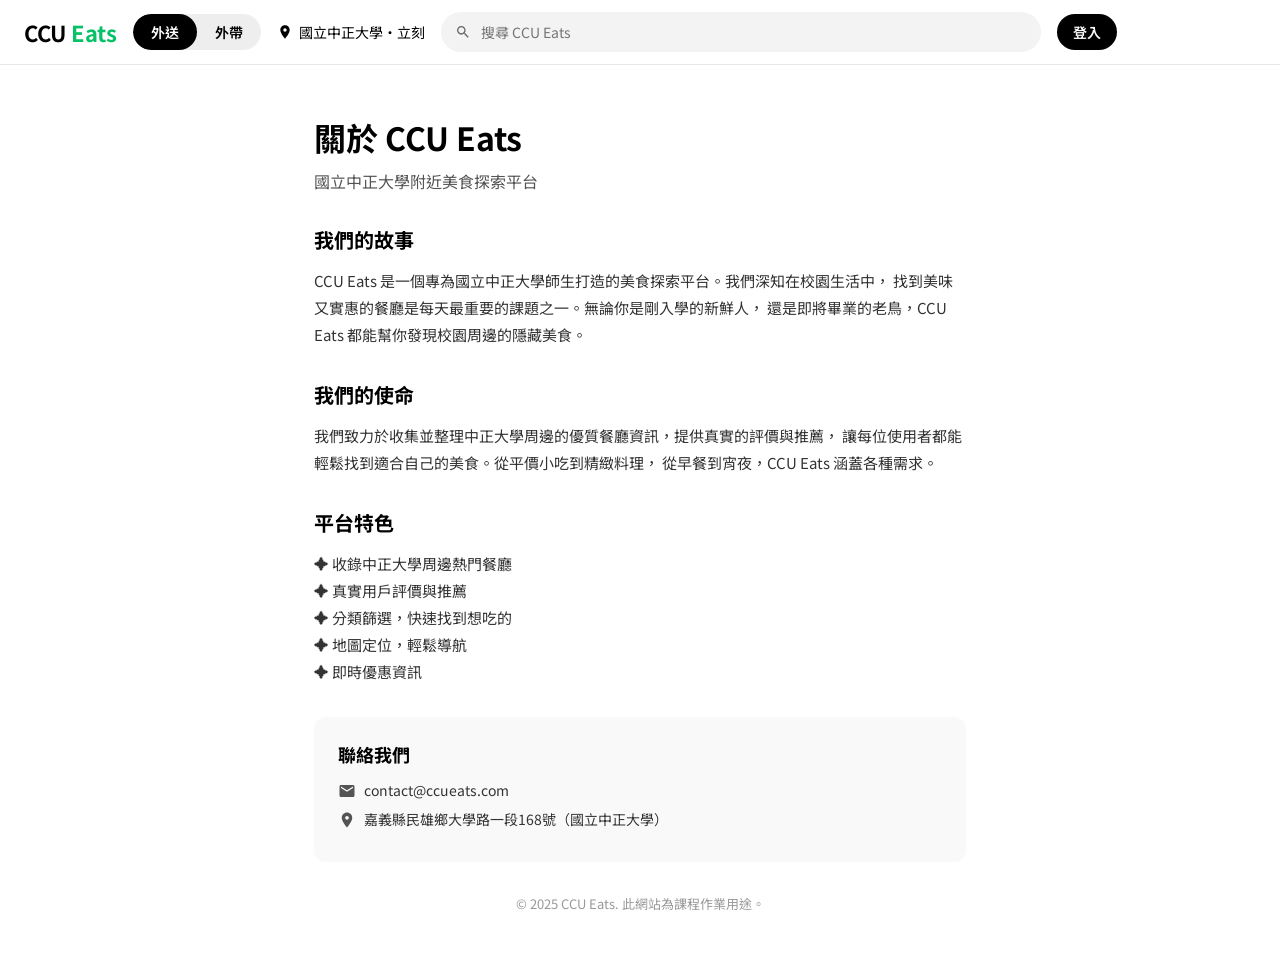
<file: about.html>
<!DOCTYPE html>
<html lang="zh-TW">
<head>
  <meta charset="UTF-8">
  <meta name="viewport" content="width=device-width, initial-scale=1.0">
  <title>關於 CCU Eats | 中正大學美食探索平台 — 我們的故事與使命</title>
  <meta name="description" content="CCU Eats 是專為國立中正大學師生打造的美食探索平台，收錄嘉義民雄校園周邊優質餐廳，提供真實評價與推薦。">
  <link rel="canonical" href="https://davidlin2002.github.io/ccu-eat/about.html">

  <!-- Open Graph -->
  <meta property="og:title" content="關於 CCU Eats | 中正大學美食探索平台">
  <meta property="og:description" content="專為中正大學師生打造的美食探索平台，收錄校園周邊優質餐廳資訊。">
  <meta property="og:type" content="website">
  <meta property="og:url" content="https://davidlin2002.github.io/ccu-eat/about.html">
  <meta property="og:locale" content="zh_TW">
  <meta property="og:site_name" content="CCU Eats">

  <link rel="preconnect" href="https://fonts.googleapis.com">
  <link href="https://fonts.googleapis.com/css2?family=Noto+Sans+TC:wght@400;500;600;700&display=swap" rel="stylesheet">
  <link rel="stylesheet" href="css/style.css">
</head>
<body>

  <!-- Navbar -->
  <nav class="navbar">
    <a href="index.html" class="navbar-logo">CCU <span>Eats</span></a>
    <div class="nav-toggle-group">
      <button class="active">外送</button>
      <button>外帶</button>
    </div>
    <div class="nav-location">
      <svg viewBox="0 0 24 24"><path d="M12 2C8.13 2 5 5.13 5 9c0 5.25 7 13 7 13s7-7.75 7-13c0-3.87-3.13-7-7-7zm0 9.5c-1.38 0-2.5-1.12-2.5-2.5S10.62 6.5 12 6.5s2.5 1.12 2.5 2.5S13.38 11.5 12 11.5z"/></svg>
      國立中正大學・立刻
    </div>
    <div class="nav-search">
      <svg viewBox="0 0 24 24"><path d="M15.5 14h-.79l-.28-.27C15.41 12.59 16 11.11 16 9.5 16 5.91 13.09 3 9.5 3S3 5.91 3 9.5 5.91 16 9.5 16c1.61 0 3.09-.59 4.23-1.57l.27.28v.79l5 4.99L20.49 19l-4.99-5zm-6 0C7.01 14 5 11.99 5 9.5S7.01 5 9.5 5 14 7.01 14 9.5 11.99 14 9.5 14z"/></svg>
      <input type="text" placeholder="搜尋 CCU Eats">
    </div>
    <div class="nav-actions">
      <button class="btn-login">登入</button>
    </div>
  </nav>

  <div class="about-container">
    <h1>關於 CCU Eats</h1>
    <p class="subtitle">國立中正大學附近美食探索平台</p>

    <div class="about-section">
      <h2>我們的故事</h2>
      <p>
        CCU Eats 是一個專為國立中正大學師生打造的美食探索平台。我們深知在校園生活中，
        找到美味又實惠的餐廳是每天最重要的課題之一。無論你是剛入學的新鮮人，
        還是即將畢業的老鳥，CCU Eats 都能幫你發現校園周邊的隱藏美食。
      </p>
    </div>

    <div class="about-section">
      <h2>我們的使命</h2>
      <p>
        我們致力於收集並整理中正大學周邊的優質餐廳資訊，提供真實的評價與推薦，
        讓每位使用者都能輕鬆找到適合自己的美食。從平價小吃到精緻料理，
        從早餐到宵夜，CCU Eats 涵蓋各種需求。
      </p>
    </div>

    <div class="about-section">
      <h2>平台特色</h2>
      <p>
        ✦ 收錄中正大學周邊熱門餐廳<br>
        ✦ 真實用戶評價與推薦<br>
        ✦ 分類篩選，快速找到想吃的<br>
        ✦ 地圖定位，輕鬆導航<br>
        ✦ 即時優惠資訊
      </p>
    </div>

    <div class="about-contact">
      <h2>聯絡我們</h2>
      <div class="about-contact-item">
        <svg viewBox="0 0 24 24" width="18" height="18"><path d="M20 4H4c-1.1 0-1.99.9-1.99 2L2 18c0 1.1.9 2 2 2h16c1.1 0 2-.9 2-2V6c0-1.1-.9-2-2-2zm0 4l-8 5-8-5V6l8 5 8-5v2z" fill="#545454"/></svg>
        contact@ccueats.com
      </div>
      <div class="about-contact-item">
        <svg viewBox="0 0 24 24" width="18" height="18"><path d="M12 2C8.13 2 5 5.13 5 9c0 5.25 7 13 7 13s7-7.75 7-13c0-3.87-3.13-7-7-7zm0 9.5c-1.38 0-2.5-1.12-2.5-2.5S10.62 6.5 12 6.5s2.5 1.12 2.5 2.5S13.38 11.5 12 11.5z" fill="#545454"/></svg>
        嘉義縣民雄鄉大學路一段168號（國立中正大學）
      </div>
    </div>

    <p style="margin-top:32px;text-align:center;color:#999;font-size:13px;">
      © 2025 CCU Eats. 此網站為課程作業用途。
    </p>
  </div>
</body>
</html>
</file>
<file: css/style.css>
/* ===== Reset & Base ===== */
* {
  margin: 0;
  padding: 0;
  box-sizing: border-box;
}

body {
  font-family: 'Noto Sans TC', sans-serif;
  background: #fff;
  color: #000;
  line-height: 1.5;
}

a {
  text-decoration: none;
  color: inherit;
}

ul {
  list-style: none;
}

button {
  cursor: pointer;
  border: none;
  background: none;
  font-family: inherit;
}

/* ===== Top Navbar ===== */
.navbar {
  display: flex;
  align-items: center;
  background: #fff;
  padding: 12px 24px;
  border-bottom: 1px solid #e8e8e8;
  position: sticky;
  top: 0;
  z-index: 100;
  gap: 16px;
}

.navbar-logo {
  font-size: 22px;
  font-weight: 700;
  color: #000;
  white-space: nowrap;
}

.navbar-logo span {
  color: #06C167;
}

.nav-toggle-group {
  display: flex;
  background: #eee;
  border-radius: 24px;
  overflow: hidden;
}

.nav-toggle-group button {
  padding: 8px 18px;
  font-size: 14px;
  font-weight: 600;
  border-radius: 24px;
  transition: all 0.2s;
}

.nav-toggle-group button.active {
  background: #000;
  color: #fff;
}

.nav-location {
  display: flex;
  align-items: center;
  gap: 6px;
  font-size: 14px;
  white-space: nowrap;
  color: #000;
}

.nav-location svg {
  width: 16px;
  height: 16px;
  fill: #000;
}

.nav-search {
  flex: 1;
  position: relative;
  max-width: 600px;
}

.nav-search input {
  width: 100%;
  padding: 10px 16px 10px 40px;
  border: none;
  background: #f3f3f3;
  border-radius: 24px;
  font-size: 14px;
  font-family: inherit;
  outline: none;
}

.nav-search input:focus {
  background: #eee;
}

.nav-search svg {
  position: absolute;
  left: 14px;
  top: 50%;
  transform: translateY(-50%);
  width: 16px;
  height: 16px;
  fill: #666;
}

.nav-actions {
  display: flex;
  align-items: center;
  gap: 12px;
  white-space: nowrap;
}

.nav-actions .btn-login {
  padding: 8px 16px;
  background: #000;
  color: #fff;
  border-radius: 24px;
  font-size: 14px;
  font-weight: 600;
}

.nav-actions .btn-login:hover {
  background: #333;
}

/* ===== Layout with Sidebar ===== */
.layout {
  display: flex;
  min-height: calc(100vh - 57px);
}

/* ===== Sidebar ===== */
.sidebar {
  width: 240px;
  background: #fff;
  border-right: 1px solid #e8e8e8;
  padding: 16px 0;
  flex-shrink: 0;
  position: sticky;
  top: 57px;
  height: calc(100vh - 57px);
  overflow-y: auto;
}

.sidebar-item {
  display: flex;
  align-items: center;
  gap: 12px;
  padding: 12px 24px;
  font-size: 14px;
  color: #545454;
  transition: background 0.2s;
}

.sidebar-item:hover {
  background: #f3f3f3;
}

.sidebar-item.active {
  color: #000;
  font-weight: 600;
}

.sidebar-item svg {
  width: 20px;
  height: 20px;
}

.sidebar-divider {
  height: 1px;
  background: #e8e8e8;
  margin: 8px 0;
}

/* ===== Main Content ===== */
.main-content {
  flex: 1;
  padding: 24px 32px;
  max-width: 1200px;
}

/* ===== Category Icons Row ===== */
.category-row {
  display: flex;
  gap: 8px;
  overflow-x: auto;
  padding-bottom: 16px;
  scrollbar-width: none;
}

.category-row::-webkit-scrollbar {
  display: none;
}

.category-item {
  display: flex;
  flex-direction: column;
  align-items: center;
  gap: 8px;
  min-width: 80px;
  padding: 8px;
  cursor: pointer;
  border-radius: 8px;
  transition: background 0.2s;
}

.category-item:hover {
  background: #f3f3f3;
}

.category-item.active {
  background: #f3f3f3;
  font-weight: 600;
}

.category-icon {
  width: 56px;
  height: 56px;
  border-radius: 50%;
  background: #f3f3f3;
  display: flex;
  align-items: center;
  justify-content: center;
  font-size: 28px;
}

.category-item.active .category-icon {
  background: #e0f7ea;
}

.category-label {
  font-size: 12px;
  text-align: center;
  color: #545454;
  white-space: nowrap;
}

/* ===== Filter Tags ===== */
.filter-row {
  display: flex;
  gap: 8px;
  padding: 12px 0;
  flex-wrap: wrap;
}

.filter-tag {
  padding: 8px 16px;
  border: 1px solid #e0e0e0;
  border-radius: 24px;
  font-size: 13px;
  background: #fff;
  cursor: pointer;
  transition: all 0.2s;
  display: flex;
  align-items: center;
  gap: 4px;
}

.filter-tag:hover {
  background: #f3f3f3;
}

.filter-tag.active {
  background: #000;
  color: #fff;
  border-color: #000;
}

/* ===== Promotion Banner ===== */
.promo-section {
  margin: 20px 0;
}

.promo-scroll {
  display: flex;
  gap: 16px;
  overflow-x: auto;
  scrollbar-width: none;
  padding-bottom: 8px;
}

.promo-scroll::-webkit-scrollbar {
  display: none;
}

.promo-card {
  min-width: 340px;
  height: 180px;
  border-radius: 16px;
  overflow: hidden;
  position: relative;
  flex-shrink: 0;
  cursor: pointer;
}

.promo-card img {
  width: 100%;
  height: 100%;
  object-fit: cover;
}

.promo-overlay {
  position: absolute;
  inset: 0;
  background: linear-gradient(135deg, rgba(0,0,0,0.7) 0%, transparent 60%);
  padding: 20px;
  display: flex;
  flex-direction: column;
  justify-content: flex-end;
  color: #fff;
}

.promo-overlay h3 {
  font-size: 20px;
  font-weight: 700;
  margin-bottom: 4px;
}

.promo-overlay p {
  font-size: 13px;
  opacity: 0.9;
}

.promo-overlay .promo-btn {
  display: inline-block;
  margin-top: 10px;
  padding: 6px 16px;
  background: #06C167;
  color: #fff;
  border-radius: 20px;
  font-size: 13px;
  font-weight: 600;
  width: fit-content;
}

/* ===== Section Header ===== */
.section-header {
  display: flex;
  justify-content: space-between;
  align-items: baseline;
  margin: 28px 0 16px;
}

.section-header h2 {
  font-size: 24px;
  font-weight: 700;
}

.section-header p {
  font-size: 14px;
  color: #545454;
  margin-top: 2px;
}

.section-header .view-all {
  font-size: 14px;
  color: #06C167;
  font-weight: 600;
  cursor: pointer;
}

.section-header .view-all:hover {
  text-decoration: underline;
}

/* ===== Restaurant Card Grid ===== */
.restaurant-grid {
  display: grid;
  grid-template-columns: repeat(auto-fill, minmax(260px, 1fr));
  gap: 24px;
}

.restaurant-card {
  border-radius: 12px;
  overflow: hidden;
  cursor: pointer;
  transition: transform 0.2s, box-shadow 0.2s;
}

.restaurant-card:hover {
  transform: translateY(-2px);
  box-shadow: 0 4px 16px rgba(0,0,0,0.1);
}

.card-image-wrap {
  position: relative;
  width: 100%;
  aspect-ratio: 3 / 2;
  overflow: hidden;
}

.card-image-wrap img {
  width: 100%;
  height: 100%;
  object-fit: cover;
}

.card-promo-badge {
  position: absolute;
  top: 12px;
  left: 12px;
  background: #06C167;
  color: #fff;
  padding: 4px 10px;
  border-radius: 20px;
  font-size: 12px;
  font-weight: 600;
}

.card-fav {
  position: absolute;
  top: 12px;
  right: 12px;
  width: 32px;
  height: 32px;
  background: rgba(255,255,255,0.9);
  border-radius: 50%;
  display: flex;
  align-items: center;
  justify-content: center;
  font-size: 16px;
  cursor: pointer;
  transition: background 0.2s;
}

.card-fav:hover {
  background: #fff;
}

.card-fav.liked {
  color: #ff3040;
}

.card-info {
  padding: 12px 4px;
}

.card-title-row {
  display: flex;
  justify-content: space-between;
  align-items: center;
}

.card-title-row h3 {
  font-size: 16px;
  font-weight: 600;
}

.card-rating {
  display: flex;
  align-items: center;
  gap: 2px;
  background: #eee;
  padding: 2px 6px;
  border-radius: 20px;
  font-size: 13px;
  font-weight: 600;
}

.card-rating .star {
  color: #06C167;
}

.card-meta {
  font-size: 13px;
  color: #545454;
  margin-top: 4px;
}

/* ===== Detail Page ===== */
.detail-hero {
  width: 100%;
  height: 300px;
  object-fit: cover;
}

.detail-container {
  max-width: 800px;
  margin: 0 auto;
  padding: 24px;
}

.detail-header {
  margin-bottom: 24px;
}

.detail-header h1 {
  font-size: 28px;
  font-weight: 700;
}

.detail-rating-row {
  display: flex;
  align-items: center;
  gap: 12px;
  margin-top: 8px;
  font-size: 14px;
  color: #545454;
}

.detail-rating-row .star {
  color: #06C167;
  font-weight: 700;
}

.detail-info {
  display: flex;
  flex-direction: column;
  gap: 8px;
  margin: 20px 0;
  padding: 16px;
  background: #f9f9f9;
  border-radius: 12px;
}

.detail-info-item {
  display: flex;
  align-items: center;
  gap: 8px;
  font-size: 14px;
}

.detail-info-item svg {
  width: 18px;
  height: 18px;
  fill: #545454;
}

.detail-description {
  font-size: 15px;
  line-height: 1.7;
  color: #333;
  margin-bottom: 24px;
}

/* Menu Section */
.menu-section h2, .reviews-section h2 {
  font-size: 20px;
  font-weight: 700;
  margin-bottom: 16px;
  padding-bottom: 8px;
  border-bottom: 2px solid #000;
}

.menu-item {
  display: flex;
  justify-content: space-between;
  align-items: flex-start;
  padding: 16px 0;
  border-bottom: 1px solid #eee;
}

.menu-item-info h3 {
  font-size: 15px;
  font-weight: 600;
}

.menu-item-info p {
  font-size: 13px;
  color: #545454;
  margin-top: 2px;
}

.menu-item-price {
  font-size: 15px;
  font-weight: 600;
  color: #000;
  white-space: nowrap;
  margin-left: 16px;
}

/* Reviews */
.reviews-section {
  margin-top: 32px;
}

.review-card {
  padding: 16px 0;
  border-bottom: 1px solid #eee;
}

.review-header {
  display: flex;
  align-items: center;
  gap: 12px;
  margin-bottom: 8px;
}

.review-avatar {
  width: 36px;
  height: 36px;
  border-radius: 50%;
  background: #06C167;
  color: #fff;
  display: flex;
  align-items: center;
  justify-content: center;
  font-size: 14px;
  font-weight: 700;
}

.review-user-info h4 {
  font-size: 14px;
  font-weight: 600;
}

.review-user-info span {
  font-size: 12px;
  color: #999;
}

.review-stars {
  color: #06C167;
  font-size: 13px;
  margin-bottom: 4px;
}

.review-text {
  font-size: 14px;
  color: #333;
  line-height: 1.6;
}

.btn-back {
  display: inline-flex;
  align-items: center;
  gap: 6px;
  padding: 10px 20px;
  background: #000;
  color: #fff;
  border-radius: 24px;
  font-size: 14px;
  font-weight: 600;
  margin: 24px 0;
  transition: background 0.2s;
}

.btn-back:hover {
  background: #333;
}

/* ===== Map Page ===== */
.map-layout {
  display: flex;
  height: calc(100vh - 57px);
}

.map-sidebar {
  width: 360px;
  overflow-y: auto;
  border-right: 1px solid #e8e8e8;
  padding: 16px;
}

.map-sidebar h2 {
  font-size: 18px;
  font-weight: 700;
  margin-bottom: 16px;
}

.map-restaurant-item {
  display: flex;
  gap: 12px;
  padding: 12px;
  border-radius: 8px;
  cursor: pointer;
  transition: background 0.2s;
}

.map-restaurant-item:hover {
  background: #f3f3f3;
}

.map-restaurant-item img {
  width: 64px;
  height: 64px;
  border-radius: 8px;
  object-fit: cover;
  flex-shrink: 0;
}

.map-restaurant-info h3 {
  font-size: 14px;
  font-weight: 600;
}

.map-restaurant-info .rating {
  font-size: 13px;
  color: #545454;
  margin-top: 2px;
}

.map-restaurant-info .address {
  font-size: 12px;
  color: #999;
  margin-top: 2px;
}

.map-container {
  flex: 1;
}

.map-container iframe {
  width: 100%;
  height: 100%;
  border: none;
}

/* ===== About Page ===== */
.about-container {
  max-width: 700px;
  margin: 0 auto;
  padding: 48px 24px;
}

.about-container h1 {
  font-size: 32px;
  font-weight: 700;
  margin-bottom: 8px;
}

.about-container .subtitle {
  font-size: 16px;
  color: #545454;
  margin-bottom: 32px;
}

.about-section {
  margin-bottom: 32px;
}

.about-section h2 {
  font-size: 20px;
  font-weight: 700;
  margin-bottom: 12px;
}

.about-section p {
  font-size: 15px;
  color: #333;
  line-height: 1.8;
}

.about-contact {
  padding: 24px;
  background: #f9f9f9;
  border-radius: 12px;
}

.about-contact h2 {
  font-size: 18px;
  font-weight: 700;
  margin-bottom: 12px;
}

.about-contact-item {
  display: flex;
  align-items: center;
  gap: 8px;
  font-size: 14px;
  color: #333;
  margin-bottom: 8px;
}

/* ===== Responsive ===== */
@media (max-width: 768px) {
  .navbar {
    padding: 10px 12px;
    gap: 8px;
    flex-wrap: wrap;
  }

  .nav-toggle-group,
  .nav-location {
    display: none;
  }

  .nav-search {
    order: 10;
    flex-basis: 100%;
    max-width: 100%;
  }

  .sidebar {
    display: none;
  }

  .main-content {
    padding: 16px;
  }

  .restaurant-grid {
    grid-template-columns: repeat(auto-fill, minmax(160px, 1fr));
    gap: 16px;
  }

  .promo-card {
    min-width: 280px;
    height: 150px;
  }

  /* Map responsive */
  .map-layout {
    flex-direction: column;
  }

  .map-sidebar {
    width: 100%;
    height: 40vh;
    border-right: none;
    border-bottom: 1px solid #e8e8e8;
  }

  .map-container {
    height: 60vh;
  }

  .detail-hero {
    height: 200px;
  }
}

/* ===== SEO Hero Section ===== */
.seo-hero {
  margin-bottom: 20px;
}

.seo-hero h1 {
  font-size: 22px;
  font-weight: 700;
  margin-bottom: 8px;
  color: #000;
}

.seo-hero p {
  font-size: 14px;
  color: #545454;
  line-height: 1.7;
  max-width: 680px;
}
</file>
